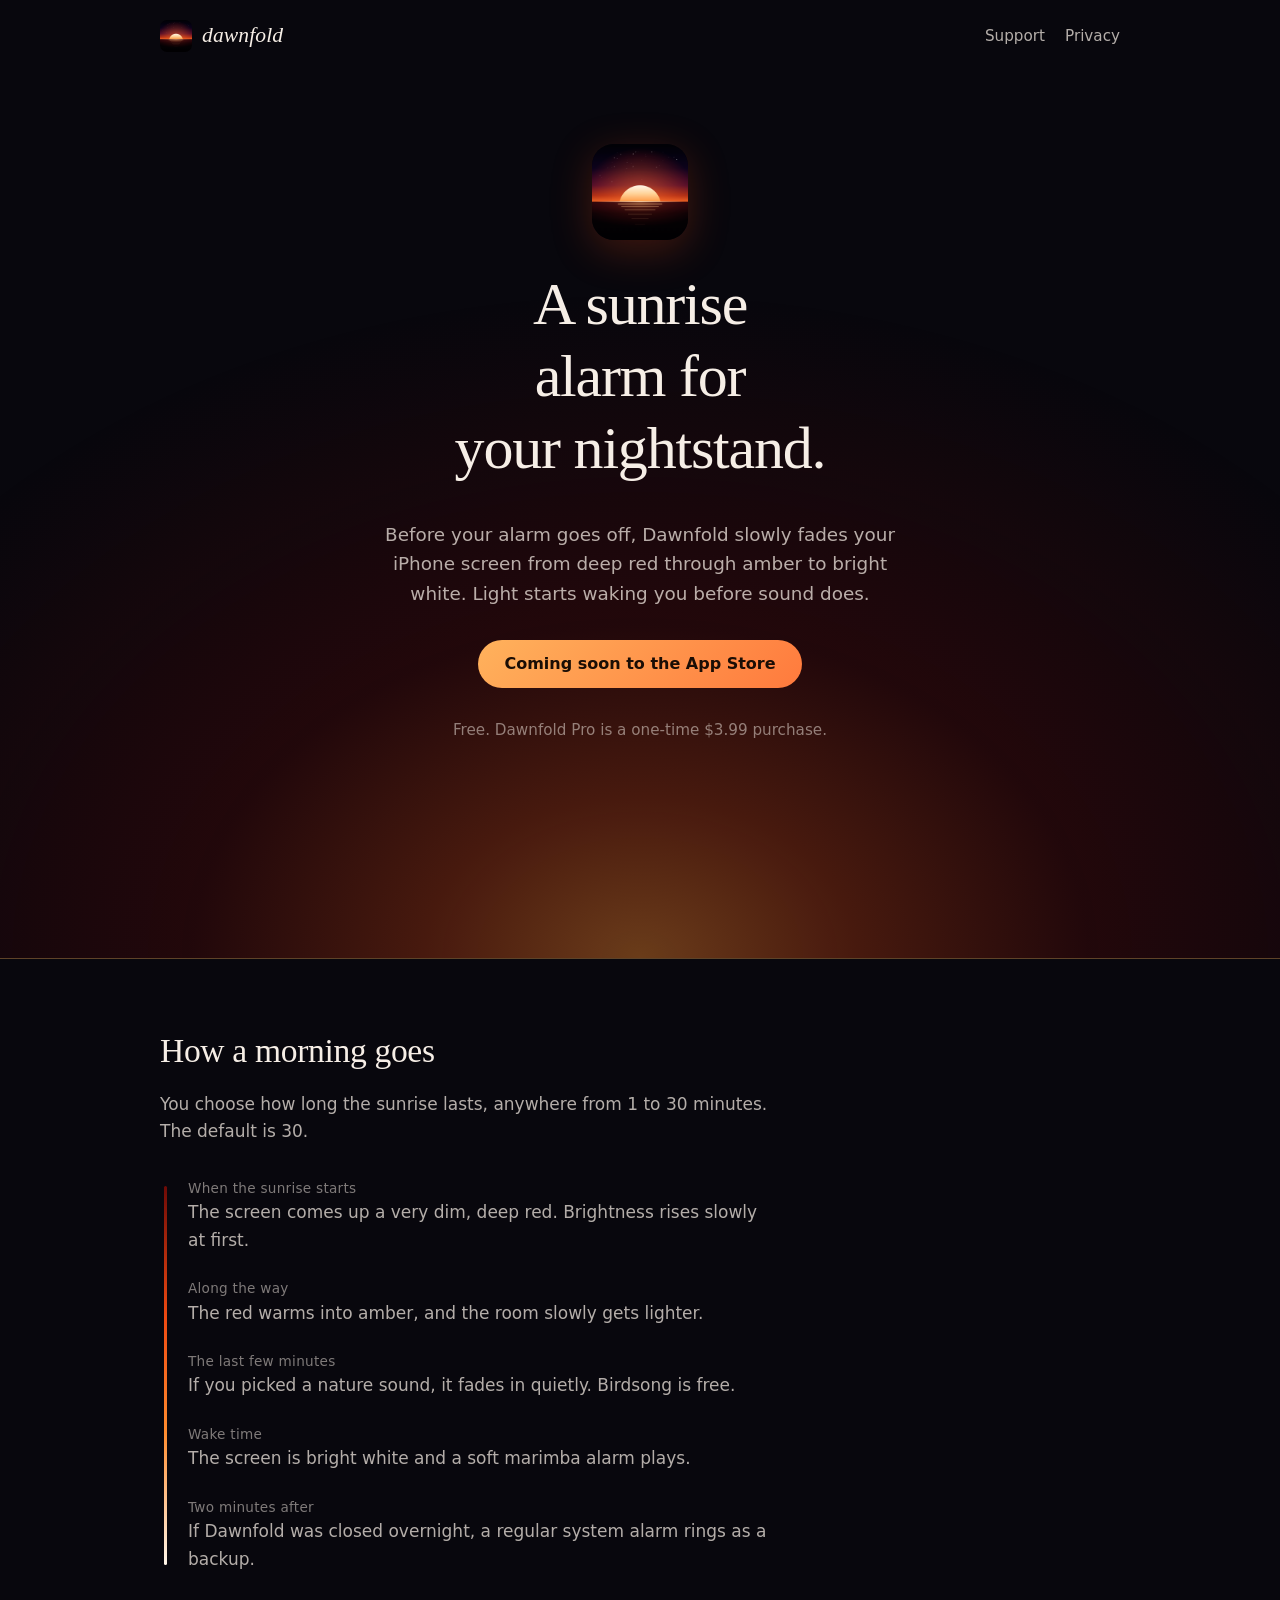
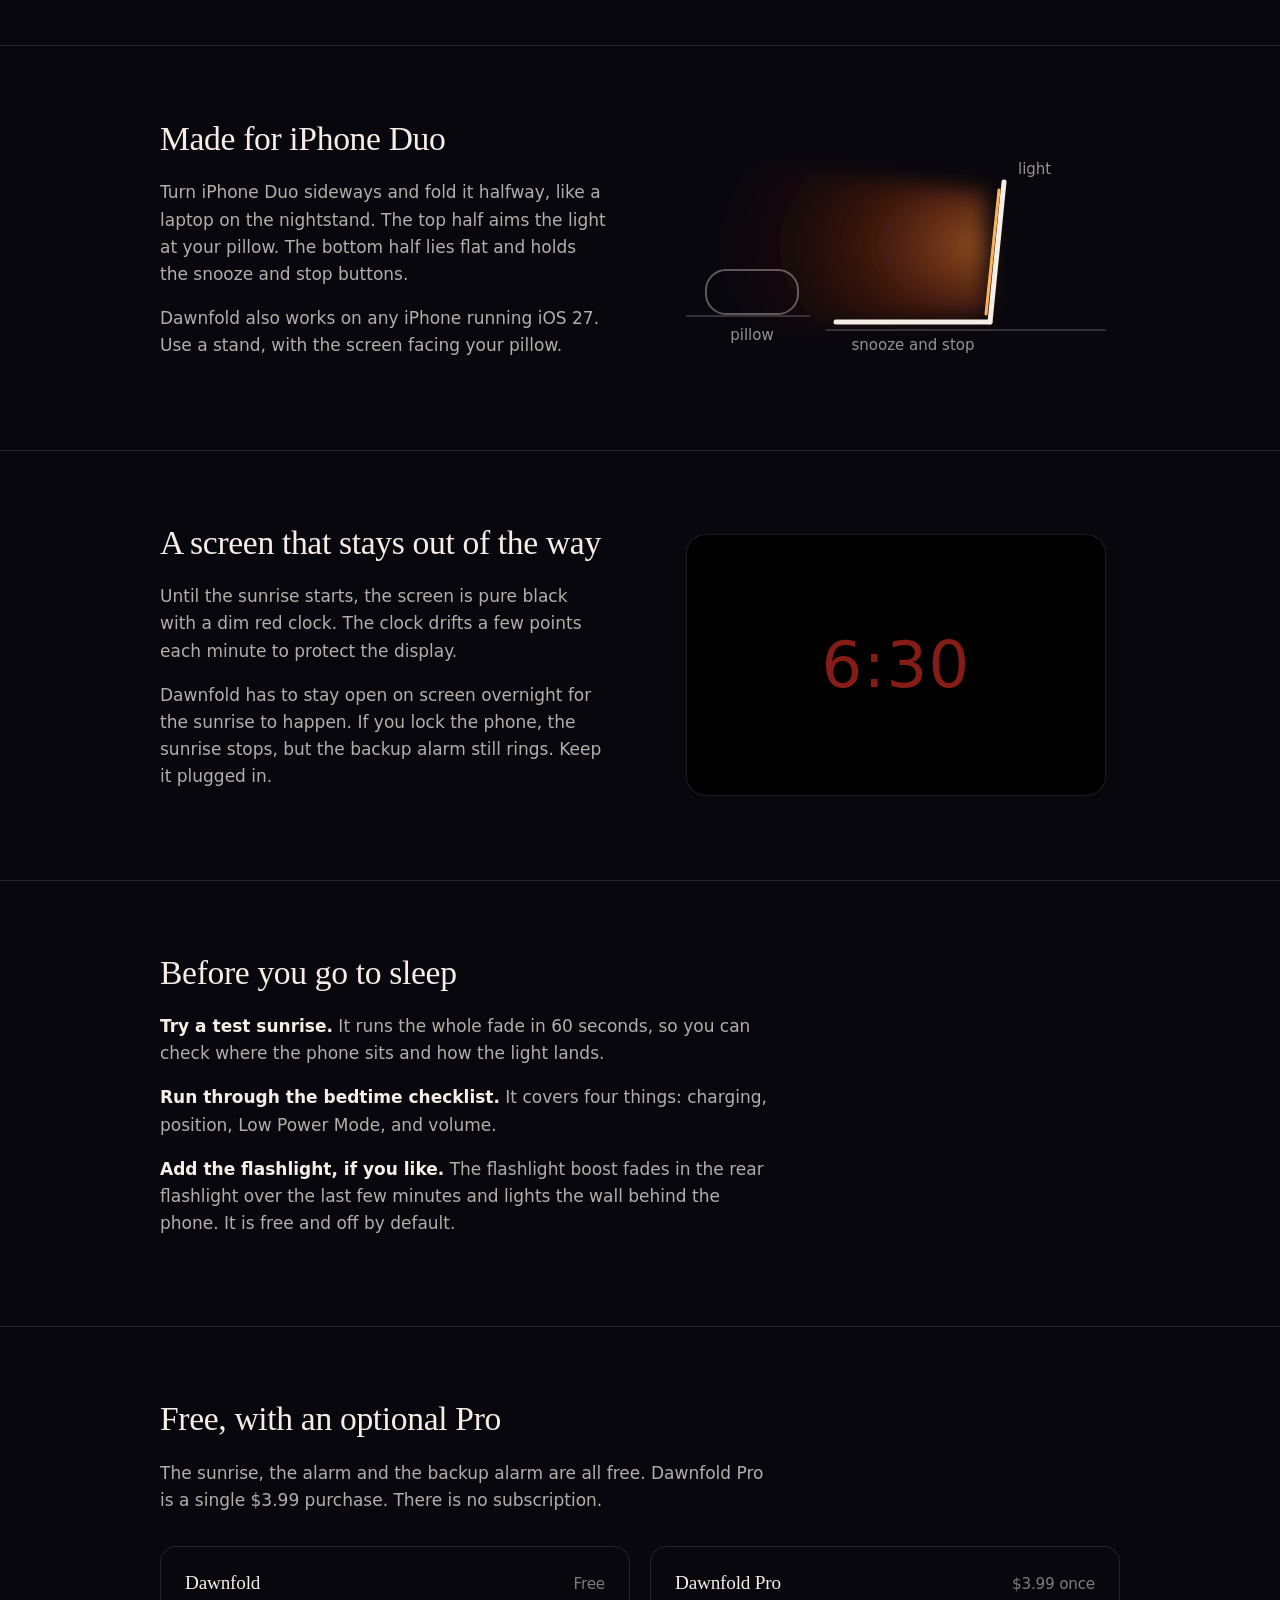
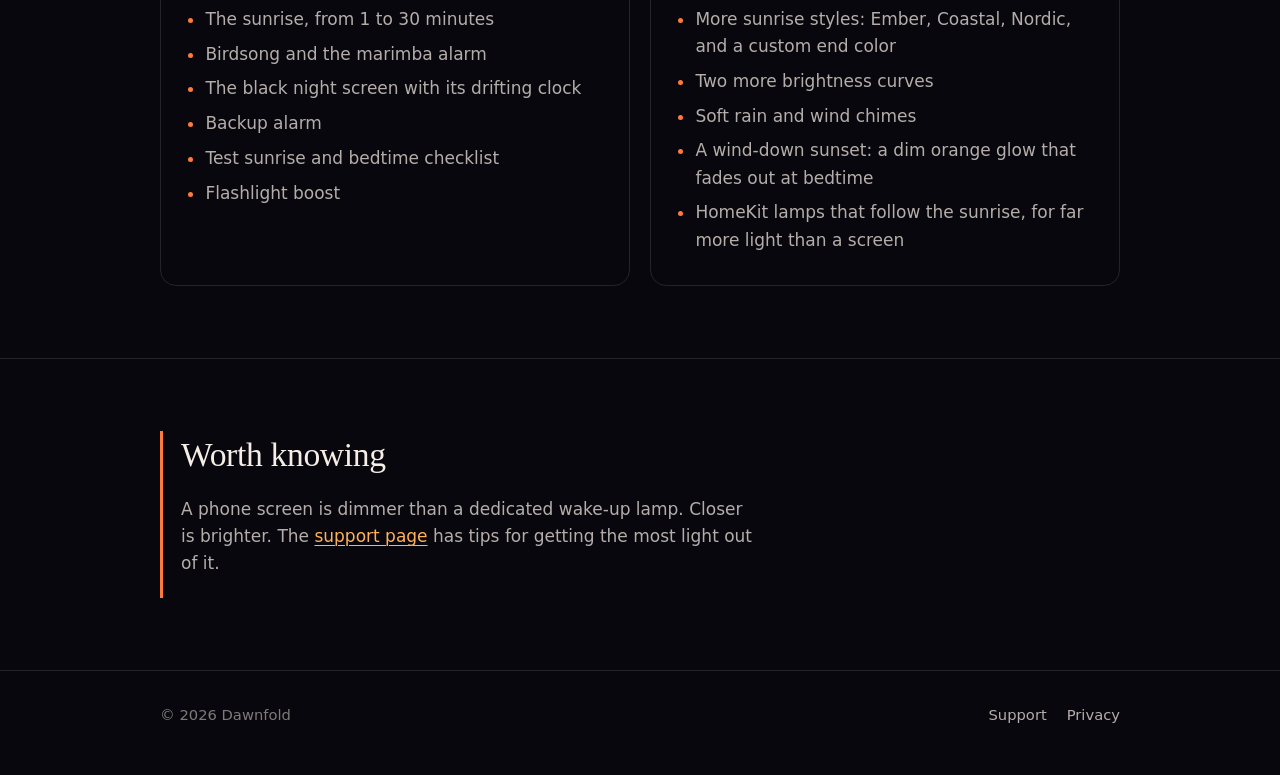
<file: index.html>
<!doctype html>
<html lang="en">
<head>
  <meta charset="utf-8">
  <meta name="viewport" content="width=device-width, initial-scale=1">
  <title>Dawnfold, a sunrise alarm for iPhone</title>
  <meta name="description" content="Dawnfold is a sunrise alarm for iPhone. Your screen fades from deep red to bright white before your alarm, so light starts waking you before sound. Made for iPhone Duo.">
  <meta name="theme-color" content="#08070d">
  <link rel="icon" type="image/png" href="favicon.png">
  <link rel="apple-touch-icon" href="apple-touch-icon.png">
  <link rel="stylesheet" href="style.css">
</head>
<body>
  <a class="skip" href="#main">Skip to content</a>

  <header class="site-header">
    <div class="wrap">
      <a class="brand" href="index.html">
        <img src="icon.png" alt="" width="32" height="32">
        <span class="wordmark">dawnfold</span>
      </a>
      <nav class="site-nav" aria-label="Main">
        <a href="support.html">Support</a>
        <a href="privacy.html">Privacy</a>
      </nav>
    </div>
  </header>

  <main id="main">
    <section class="hero">
      <div class="wrap">
        <img class="hero-icon" src="icon.png" alt="Dawnfold app icon: a sun rising over a dark horizon" width="96" height="96">
        <h1>A sunrise alarm for your nightstand.</h1>
        <p class="lede">Before your alarm goes off, Dawnfold slowly fades your iPhone screen from deep red through amber to bright white. Light starts waking you before sound does.</p>
        <p class="cta">Coming soon to the App Store</p>
        <p class="price-note">Free. Dawnfold Pro is a one-time $3.99 purchase.</p>
      </div>
    </section>

    <section class="section" aria-labelledby="morning">
      <div class="wrap">
        <div class="prose">
          <h2 id="morning">How a morning goes</h2>
          <p>You choose how long the sunrise lasts, anywhere from 1 to 30 minutes. The default is 30.</p>
        </div>
        <ol class="timeline">
          <li>
            <span class="when">When the sunrise starts</span>
            The screen comes up a very dim, deep red. Brightness rises slowly at first.
          </li>
          <li>
            <span class="when">Along the way</span>
            The red warms into amber, and the room slowly gets lighter.
          </li>
          <li>
            <span class="when">The last few minutes</span>
            If you picked a nature sound, it fades in quietly. Birdsong is free.
          </li>
          <li>
            <span class="when">Wake time</span>
            The screen is bright white and a soft marimba alarm plays.
          </li>
          <li>
            <span class="when">Two minutes after</span>
            If Dawnfold was closed overnight, a regular system alarm rings as a backup.
          </li>
        </ol>
      </div>
    </section>

    <section class="section" aria-labelledby="duo">
      <div class="wrap split">
        <div class="prose">
          <h2 id="duo">Made for iPhone Duo</h2>
          <p>Turn iPhone Duo sideways and fold it halfway, like a laptop on the nightstand. The top half aims the light at your pillow. The bottom half lies flat and holds the snooze and stop buttons.</p>
          <p>Dawnfold also works on any iPhone running iOS 27. Use a stand, with the screen facing your pillow.</p>
        </div>
        <svg class="fold" viewBox="0 0 420 260" role="img" aria-labelledby="fold-title">
          <title id="fold-title">Side view of iPhone Duo folded on a nightstand. The upright half shines light toward a pillow. The flat half holds the snooze and stop buttons.</title>
          <defs>
            <radialGradient id="beam" cx="1" cy="0.5" r="1">
              <stop offset="0" stop-color="#ff8c2e" stop-opacity="0.55"/>
              <stop offset="0.45" stop-color="#ee4a12" stop-opacity="0.22"/>
              <stop offset="1" stop-color="#6e0a06" stop-opacity="0"/>
            </radialGradient>
            <filter id="soft" x="-20%" y="-20%" width="140%" height="140%">
              <feGaussianBlur stdDeviation="10"/>
            </filter>
          </defs>
          <path d="M300 74 L300 196 L30 214 L30 40 Z" fill="url(#beam)" filter="url(#soft)"/>
          <rect x="20" y="152" width="92" height="44" rx="20" fill="none" stroke="#f6eee6" stroke-opacity="0.35" stroke-width="2"/>
          <line x1="0" y1="198" x2="124" y2="198" stroke="#f6eee6" stroke-opacity="0.18" stroke-width="2"/>
          <line x1="140" y1="212" x2="420" y2="212" stroke="#f6eee6" stroke-opacity="0.18" stroke-width="2"/>
          <line x1="150" y1="204" x2="304" y2="204" stroke="#f6eee6" stroke-width="5" stroke-linecap="round"/>
          <line x1="304" y1="204" x2="318" y2="64" stroke="#f6eee6" stroke-width="5" stroke-linecap="round"/>
          <line x1="300" y1="196" x2="313" y2="72" stroke="#ffb25c" stroke-width="3" stroke-linecap="round"/>
          <text x="66" y="222" fill="#f6eee6" fill-opacity="0.6" font-size="15" text-anchor="middle" font-family="ui-rounded, -apple-system, system-ui, sans-serif">pillow</text>
          <text x="227" y="232" fill="#f6eee6" fill-opacity="0.6" font-size="15" text-anchor="middle" font-family="ui-rounded, -apple-system, system-ui, sans-serif">snooze and stop</text>
          <text x="332" y="56" fill="#f6eee6" fill-opacity="0.6" font-size="15" font-family="ui-rounded, -apple-system, system-ui, sans-serif">light</text>
        </svg>
      </div>
    </section>

    <section class="section" aria-labelledby="night">
      <div class="wrap split">
        <div class="prose">
          <h2 id="night">A screen that stays out of the way</h2>
          <p>Until the sunrise starts, the screen is pure black with a dim red clock. The clock drifts a few points each minute to protect the display.</p>
          <p>Dawnfold has to stay open on screen overnight for the sunrise to happen. If you lock the phone, the sunrise stops, but the backup alarm still rings. Keep it plugged in.</p>
        </div>
        <div class="night-screen" aria-hidden="true"><span>6:30</span></div>
      </div>
    </section>

    <section class="section" aria-labelledby="bedtime">
      <div class="wrap">
        <div class="prose">
          <h2 id="bedtime">Before you go to sleep</h2>
          <p><strong>Try a test sunrise.</strong> It runs the whole fade in 60 seconds, so you can check where the phone sits and how the light lands.</p>
          <p><strong>Run through the bedtime checklist.</strong> It covers four things: charging, position, Low Power Mode, and volume.</p>
          <p><strong>Add the flashlight, if you like.</strong> The flashlight boost fades in the rear flashlight over the last few minutes and lights the wall behind the phone. It is free and off by default.</p>
        </div>
      </div>
    </section>

    <section class="section" aria-labelledby="pricing">
      <div class="wrap">
        <div class="prose">
          <h2 id="pricing">Free, with an optional Pro</h2>
          <p>The sunrise, the alarm and the backup alarm are all free. Dawnfold Pro is a single $3.99 purchase. There is no subscription.</p>
        </div>
        <div class="tiers">
          <div class="tier">
            <h3>Dawnfold <span class="cost">Free</span></h3>
            <ul class="plain-list">
              <li>The sunrise, from 1 to 30 minutes</li>
              <li>Birdsong and the marimba alarm</li>
              <li>The black night screen with its drifting clock</li>
              <li>Backup alarm</li>
              <li>Test sunrise and bedtime checklist</li>
              <li>Flashlight boost</li>
            </ul>
          </div>
          <div class="tier">
            <h3>Dawnfold Pro <span class="cost">$3.99 once</span></h3>
            <ul class="plain-list">
              <li>More sunrise styles: Ember, Coastal, Nordic, and a custom end color</li>
              <li>Two more brightness curves</li>
              <li>Soft rain and wind chimes</li>
              <li>A wind-down sunset: a dim orange glow that fades out at bedtime</li>
              <li>HomeKit lamps that follow the sunrise, for far more light than a screen</li>
            </ul>
          </div>
        </div>
      </div>
    </section>

    <section class="section" aria-labelledby="honest">
      <div class="wrap">
        <div class="note">
          <h2 id="honest">Worth knowing</h2>
          <p>A phone screen is dimmer than a dedicated wake-up lamp. Closer is brighter. The <a href="support.html">support page</a> has tips for getting the most light out of it.</p>
        </div>
      </div>
    </section>
  </main>

  <footer class="site-footer">
    <div class="wrap">
      <p>&copy; 2026 Dawnfold</p>
      <nav aria-label="Footer">
        <a href="support.html">Support</a>
        <a href="privacy.html">Privacy</a>
      </nav>
    </div>
  </footer>
</body>
</html>
</file>
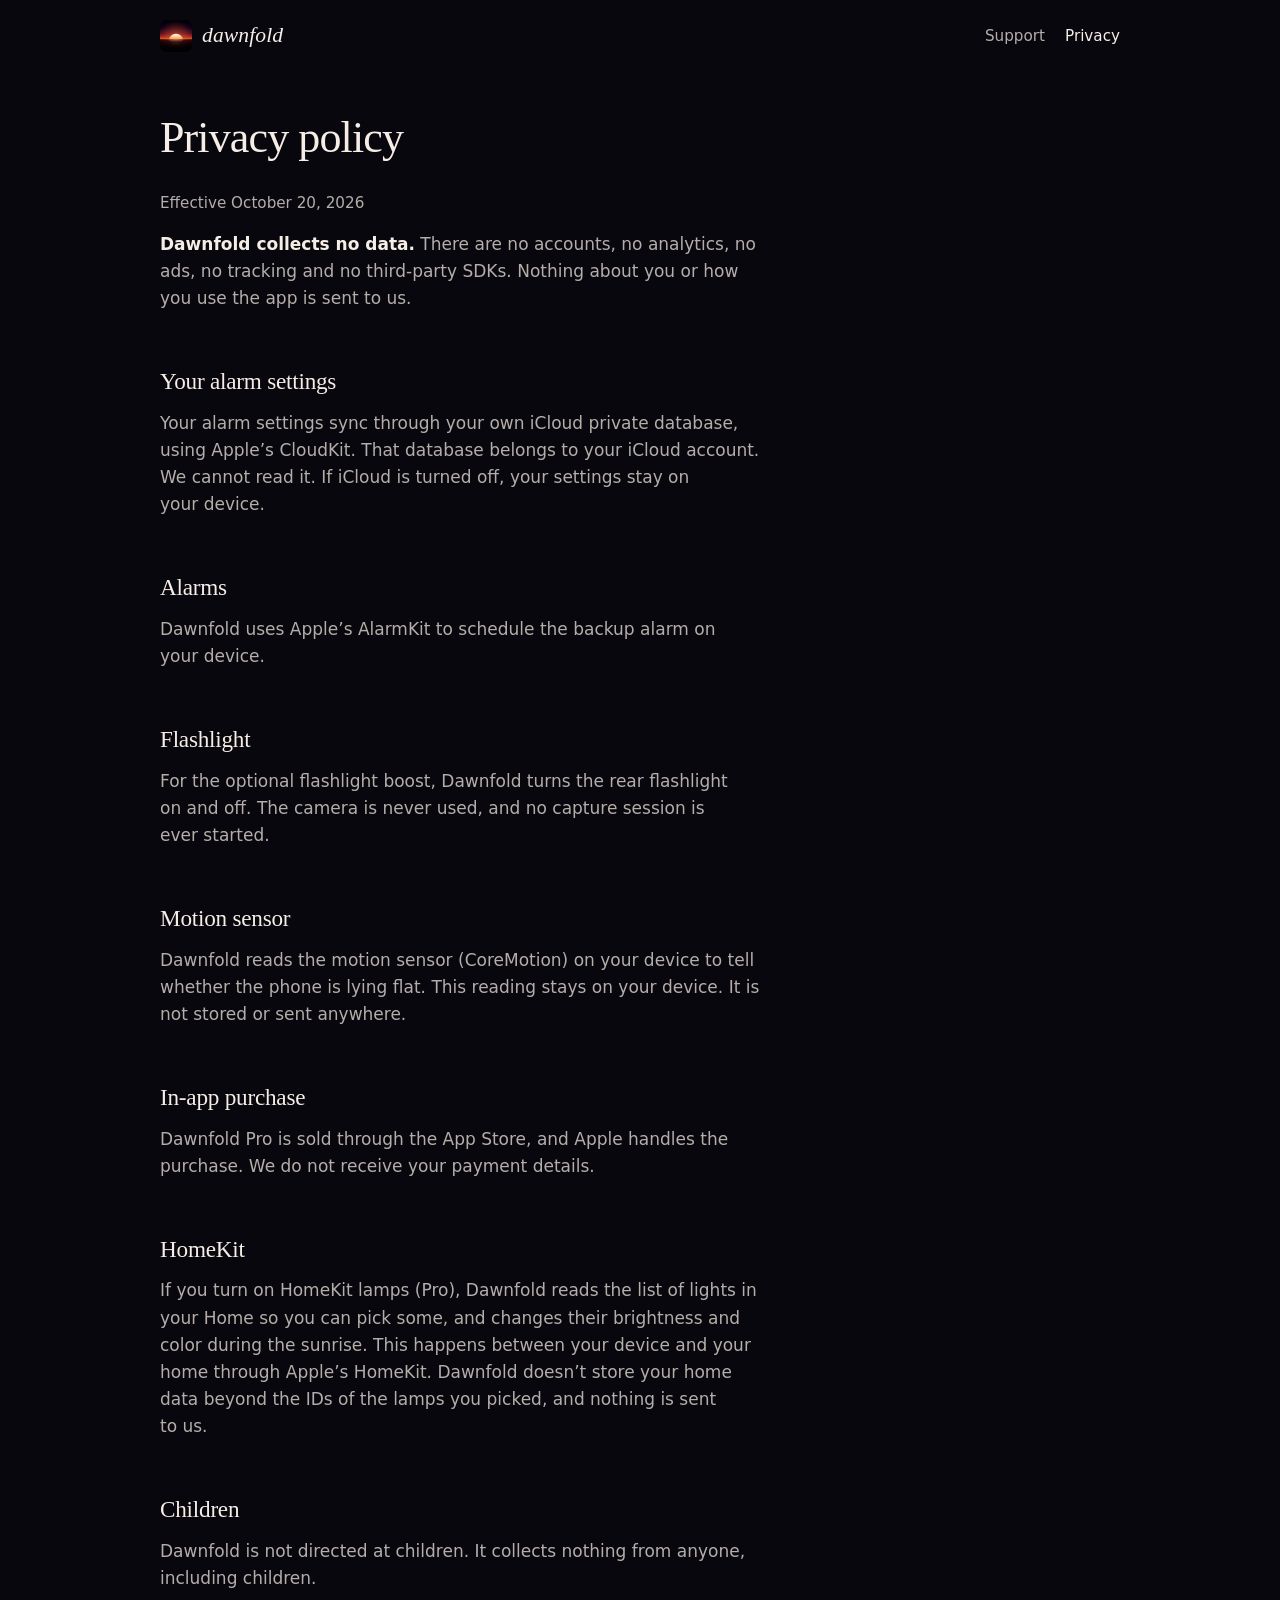
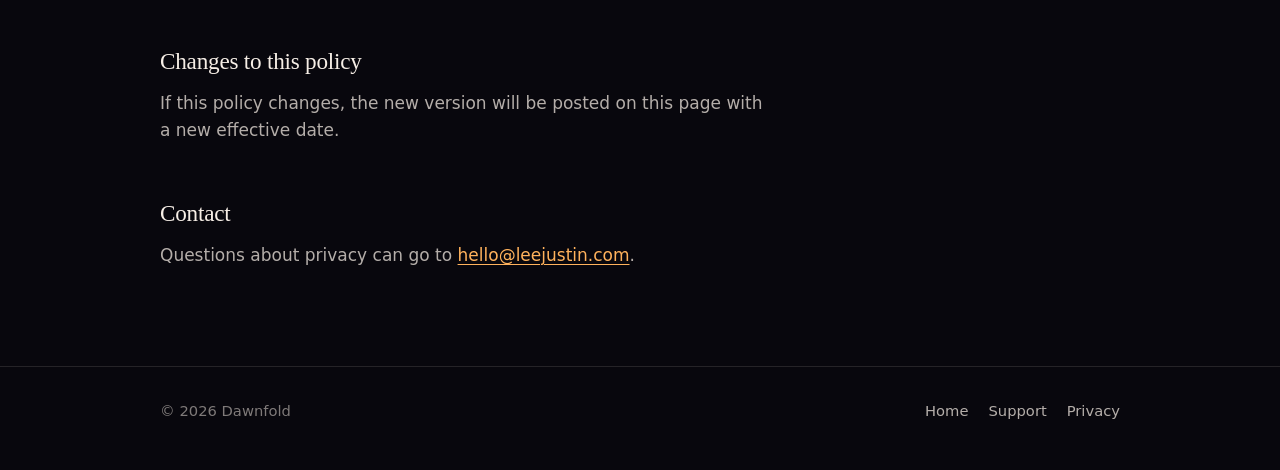
<file: privacy.html>
<!doctype html>
<html lang="en">
<head>
  <meta charset="utf-8">
  <meta name="viewport" content="width=device-width, initial-scale=1">
  <title>Privacy policy, Dawnfold</title>
  <meta name="description" content="Dawnfold collects no data. No accounts, analytics, ads, tracking or third-party SDKs.">
  <meta name="theme-color" content="#08070d">
  <link rel="icon" type="image/png" href="favicon.png">
  <link rel="apple-touch-icon" href="apple-touch-icon.png">
  <link rel="stylesheet" href="style.css">
</head>
<body>
  <a class="skip" href="#main">Skip to content</a>

  <header class="site-header">
    <div class="wrap">
      <a class="brand" href="index.html">
        <img src="icon.png" alt="" width="32" height="32">
        <span class="wordmark">dawnfold</span>
      </a>
      <nav class="site-nav" aria-label="Main">
        <a href="support.html">Support</a>
        <a href="privacy.html" aria-current="page">Privacy</a>
      </nav>
    </div>
  </header>

  <main id="main" class="doc">
    <div class="wrap">
      <article class="prose">
        <h1>Privacy policy</h1>
        <p class="meta">Effective October 20, 2026</p>

        <p><strong>Dawnfold collects no data.</strong> There are no accounts, no analytics, no ads, no tracking and no third-party SDKs. Nothing about you or how you use the app is sent to us.</p>

        <h2>Your alarm settings</h2>
        <p>Your alarm settings sync through your own iCloud private database, using Apple&rsquo;s CloudKit. That database belongs to your iCloud account. We cannot read it. If iCloud is turned off, your settings stay on your device.</p>

        <h2>Alarms</h2>
        <p>Dawnfold uses Apple&rsquo;s AlarmKit to schedule the backup alarm on your device.</p>

        <h2>Flashlight</h2>
        <p>For the optional flashlight boost, Dawnfold turns the rear flashlight on and off. The camera is never used, and no capture session is ever started.</p>

        <h2>Motion sensor</h2>
        <p>Dawnfold reads the motion sensor (CoreMotion) on your device to tell whether the phone is lying flat. This reading stays on your device. It is not stored or sent anywhere.</p>

        <h2>In-app purchase</h2>
        <p>Dawnfold Pro is sold through the App Store, and Apple handles the purchase. We do not receive your payment details.</p>

        <h2>HomeKit</h2>
        <p>If you turn on HomeKit lamps (Pro), Dawnfold reads the list of lights in your Home so you can pick some, and changes their brightness and color during the sunrise. This happens between your device and your home through Apple&rsquo;s HomeKit. Dawnfold doesn&rsquo;t store your home data beyond the IDs of the lamps you picked, and nothing is sent to us.</p>

        <h2>Children</h2>
        <p>Dawnfold is not directed at children. It collects nothing from anyone, including children.</p>

        <h2>Changes to this policy</h2>
        <p>If this policy changes, the new version will be posted on this page with a new effective date.</p>

        <h2>Contact</h2>
        <p>Questions about privacy can go to <a href="mailto:hello@leejustin.com">hello@leejustin.com</a>.</p>
      </article>
    </div>
  </main>

  <footer class="site-footer">
    <div class="wrap">
      <p>&copy; 2026 Dawnfold</p>
      <nav aria-label="Footer">
        <a href="index.html">Home</a>
        <a href="support.html">Support</a>
        <a href="privacy.html" aria-current="page">Privacy</a>
      </nav>
    </div>
  </footer>
</body>
</html>
</file>
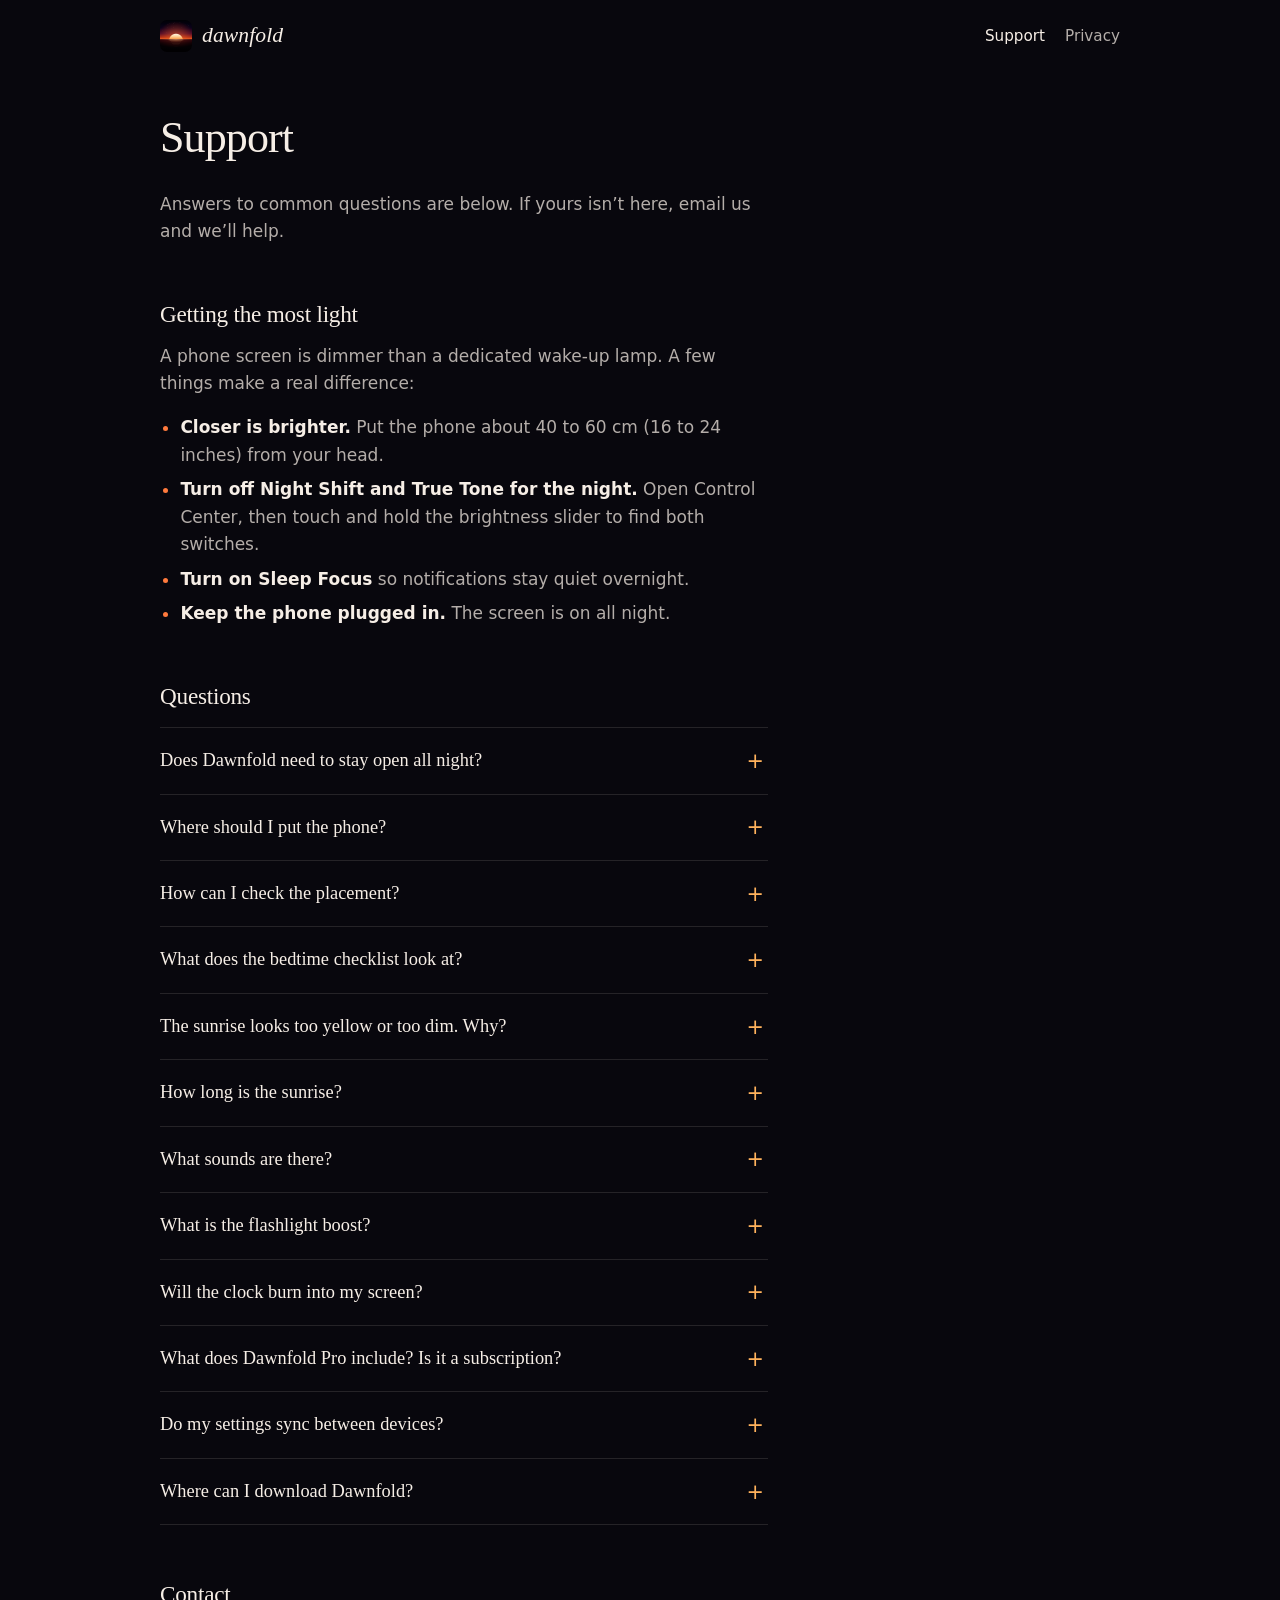
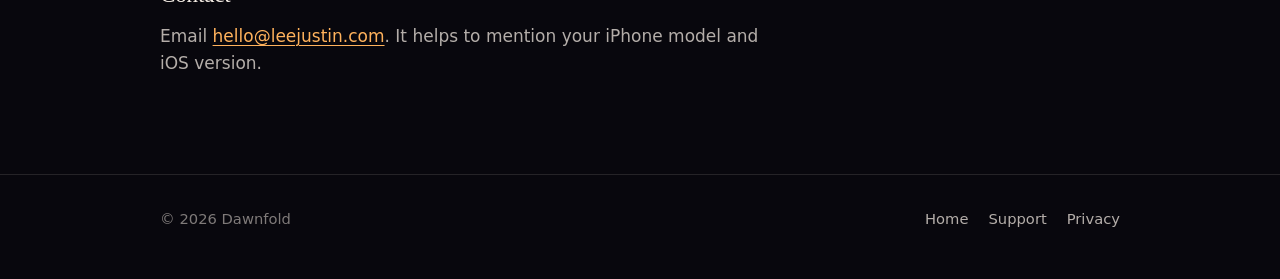
<file: support.html>
<!doctype html>
<html lang="en">
<head>
  <meta charset="utf-8">
  <meta name="viewport" content="width=device-width, initial-scale=1">
  <title>Support, Dawnfold</title>
  <meta name="description" content="Help with Dawnfold, the sunrise alarm for iPhone: placement, brightness, the backup alarm, Dawnfold Pro and more.">
  <meta name="theme-color" content="#08070d">
  <link rel="icon" type="image/png" href="favicon.png">
  <link rel="apple-touch-icon" href="apple-touch-icon.png">
  <link rel="stylesheet" href="style.css">
</head>
<body>
  <a class="skip" href="#main">Skip to content</a>

  <header class="site-header">
    <div class="wrap">
      <a class="brand" href="index.html">
        <img src="icon.png" alt="" width="32" height="32">
        <span class="wordmark">dawnfold</span>
      </a>
      <nav class="site-nav" aria-label="Main">
        <a href="support.html" aria-current="page">Support</a>
        <a href="privacy.html">Privacy</a>
      </nav>
    </div>
  </header>

  <main id="main" class="doc">
    <div class="wrap">
      <div class="prose">
        <h1>Support</h1>
        <p>Answers to common questions are below. If yours isn&rsquo;t here, email us and we&rsquo;ll help.</p>

        <h2>Getting the most light</h2>
        <p>A phone screen is dimmer than a dedicated wake-up lamp. A few things make a real difference:</p>
        <ul class="plain-list">
          <li><strong>Closer is brighter.</strong> Put the phone about 40 to 60 cm (16 to 24 inches) from your head.</li>
          <li><strong>Turn off Night Shift and True Tone for the night.</strong> Open Control Center, then touch and hold the brightness slider to find both switches.</li>
          <li><strong>Turn on Sleep Focus</strong> so notifications stay quiet overnight.</li>
          <li><strong>Keep the phone plugged in.</strong> The screen is on all night.</li>
        </ul>

        <h2>Questions</h2>
        <div class="faq">
          <details>
            <summary>Does Dawnfold need to stay open all night?</summary>
            <div>
              <p>Yes. The sunrise only happens while Dawnfold is open on screen. If you lock the phone or leave the app, the sunrise stops.</p>
              <p>The backup alarm still rings, though. It&rsquo;s a regular system alarm set for two minutes after your wake time, so you won&rsquo;t oversleep if the app was closed overnight.</p>
            </div>
          </details>

          <details>
            <summary>Where should I put the phone?</summary>
            <div>
              <p>On iPhone Duo, turn it sideways and fold it halfway, like a laptop on the nightstand. The top half points the light at your pillow and the bottom half lies flat, with the snooze and stop buttons.</p>
              <p>On any other iPhone with iOS 27, use a stand and face the screen toward your pillow. Either way, aim for 40 to 60 cm from your head.</p>
            </div>
          </details>

          <details>
            <summary>How can I check the placement?</summary>
            <div>
              <p>Run a test sunrise. It plays the whole fade in 60 seconds, so you can see how the light lands before you go to sleep.</p>
            </div>
          </details>

          <details>
            <summary>What does the bedtime checklist look at?</summary>
            <div>
              <p>Four things: whether the phone is charging, its position, Low Power Mode (which can dim the screen), and the volume.</p>
            </div>
          </details>

          <details>
            <summary>The sunrise looks too yellow or too dim. Why?</summary>
            <div>
              <p>Night Shift and True Tone both shift the screen&rsquo;s colors. Turn them off for the night: open Control Center and touch and hold the brightness slider. Then check that the phone is close enough, about 40 to 60 cm from your head.</p>
            </div>
          </details>

          <details>
            <summary>How long is the sunrise?</summary>
            <div>
              <p>You can set it anywhere from 1 to 30 minutes. The default is 30. The screen fades from deep red through amber to bright white, and then the alarm plays.</p>
            </div>
          </details>

          <details>
            <summary>What sounds are there?</summary>
            <div>
              <p>You can add a nature sound that fades in over the last few minutes. Birdsong is free. Soft rain and wind chimes come with Dawnfold Pro. At wake time, a soft marimba alarm plays.</p>
            </div>
          </details>

          <details>
            <summary>What is the flashlight boost?</summary>
            <div>
              <p>It fades in the rear flashlight over the last few minutes of the sunrise, which lights up the wall behind the phone and adds to the light in the room. It&rsquo;s free and off by default. Dawnfold never uses the camera.</p>
            </div>
          </details>

          <details>
            <summary>Will the clock burn into my screen?</summary>
            <div>
              <p>The night screen is pure black with a dim red clock, and the clock drifts a few points every minute to protect the display.</p>
            </div>
          </details>

          <details>
            <summary>What does Dawnfold Pro include? Is it a subscription?</summary>
            <div>
              <p>Pro is a one-time $3.99 purchase. There is no subscription. It adds:</p>
              <ul class="plain-list">
                <li>More sunrise styles: Ember, Coastal, Nordic, and a custom end color</li>
                <li>Two more brightness curves</li>
                <li>Soft rain and wind chimes</li>
                <li>A wind-down sunset, a dim orange glow that fades out at bedtime</li>
                <li>HomeKit lamps that follow the sunrise. Color lamps go from deep red to daylight; white lamps warm up, then cool to daylight.</li>
              </ul>
            </div>
          </details>

          <details>
            <summary>Do my settings sync between devices?</summary>
            <div>
              <p>Yes, if iCloud is on. Your alarm settings sync through your own iCloud private database, which we can&rsquo;t read. With iCloud off, they stay on your device. See the <a href="privacy.html">privacy policy</a> for details.</p>
            </div>
          </details>

          <details>
            <summary>Where can I download Dawnfold?</summary>
            <div>
              <p>Dawnfold is coming soon to the App Store. It will be free, with Dawnfold Pro as an optional purchase.</p>
            </div>
          </details>
        </div>

        <h2>Contact</h2>
        <p>Email <a href="mailto:hello@leejustin.com">hello@leejustin.com</a>. It helps to mention your iPhone model and iOS version.</p>
      </div>
    </div>
  </main>

  <footer class="site-footer">
    <div class="wrap">
      <p>&copy; 2026 Dawnfold</p>
      <nav aria-label="Footer">
        <a href="index.html">Home</a>
        <a href="support.html" aria-current="page">Support</a>
        <a href="privacy.html">Privacy</a>
      </nav>
    </div>
  </footer>
</body>
</html>
</file>
<file: style.css>
/* Firstlight site. One stylesheet, system fonts, no external requests. */

:root {
  --night: #08070d;
  --night-raised: #110f18;
  --line: rgba(246, 238, 230, 0.12);
  --text: #f6eee6;
  --text-soft: rgba(246, 238, 230, 0.72);
  --text-faint: rgba(246, 238, 230, 0.5);
  --amber: #ffb25c;
  --ember: #ff7a3d;
  --sun-deep: #6e0a06;
  --sun-ember: #ee4a12;
  --sun-amber: #ff8c2e;
  --clock-red: #b3261e;

  --serif: ui-serif, "New York", Georgia, serif;
  --sans: ui-rounded, -apple-system, system-ui, sans-serif;

  --measure: 38rem;
  --wide: 60rem;
  --gutter: 16px;

  color-scheme: dark;
}

*,
*::before,
*::after {
  box-sizing: border-box;
}

html {
  -webkit-text-size-adjust: 100%;
  text-size-adjust: 100%;
}

body {
  margin: 0;
  background: var(--night);
  color: var(--text);
  font-family: var(--sans);
  font-size: 1.0625rem;
  line-height: 1.6;
  -webkit-font-smoothing: antialiased;
  overflow-x: hidden;
}

img,
svg {
  display: block;
  max-width: 100%;
}

a {
  color: var(--amber);
  text-decoration-thickness: 1px;
  text-underline-offset: 0.18em;
}

a:hover {
  color: var(--text);
}

a:focus-visible,
summary:focus-visible {
  outline: 2px solid var(--amber);
  outline-offset: 3px;
  border-radius: 4px;
}

h1,
h2,
h3 {
  font-family: var(--serif);
  font-weight: 500;
  line-height: 1.2;
  letter-spacing: -0.01em;
  margin: 0 0 0.6em;
  text-wrap: balance;
}

h1 {
  font-size: clamp(2.25rem, 7vw, 3.75rem);
  letter-spacing: -0.02em;
}

h2 {
  font-size: clamp(1.6rem, 4.2vw, 2.1rem);
}

h3 {
  font-size: 1.2rem;
}

p,
ul,
ol {
  margin: 0 0 1em;
}

p {
  text-wrap: pretty;
}

.skip {
  position: absolute;
  left: -999px;
  top: 0;
}

.skip:focus {
  left: var(--gutter);
  top: 12px;
  z-index: 10;
  background: var(--night-raised);
  padding: 8px 12px;
  border-radius: 8px;
}

/* Layout */

.wrap {
  width: 100%;
  max-width: calc(var(--wide) + 2 * var(--gutter));
  margin: 0 auto;
  padding: 0 var(--gutter);
}

.prose {
  max-width: var(--measure);
}

/* Header */

.site-header {
  position: relative;
  z-index: 2;
}

.site-header .wrap {
  display: flex;
  align-items: center;
  justify-content: space-between;
  gap: 16px;
  padding-top: 20px;
  padding-bottom: 20px;
}

.brand {
  display: inline-flex;
  align-items: center;
  gap: 10px;
  color: var(--text);
  text-decoration: none;
}

.brand img {
  width: 32px;
  height: 32px;
  border-radius: 22.5%;
}

.wordmark {
  font-family: var(--serif);
  font-style: italic;
  font-size: 1.35rem;
  letter-spacing: 0.005em;
  line-height: 1;
}

.site-nav {
  display: flex;
  gap: 20px;
  font-size: 0.95rem;
}

.site-nav a {
  color: var(--text-soft);
  text-decoration: none;
}

.site-nav a:hover,
.site-nav a[aria-current="page"] {
  color: var(--text);
}

/* Hero */

.hero {
  position: relative;
  overflow: hidden;
  padding: 8vh 0 24vh;
  text-align: center;
}

.hero::before {
  content: "";
  position: absolute;
  left: 50%;
  bottom: 0;
  width: max(140%, 760px);
  height: 75%;
  transform: translateX(-50%);
  background: radial-gradient(
    ellipse 50% 100% at 50% 100%,
    rgba(255, 140, 46, 0.4) 0%,
    rgba(238, 74, 18, 0.28) 24%,
    rgba(110, 10, 6, 0.26) 50%,
    rgba(110, 10, 6, 0) 100%
  );
  pointer-events: none;
  z-index: 0;
  animation: rise 6s ease-out both;
}

.hero > .wrap {
  position: relative;
  z-index: 1;
}

.hero h1 {
  max-width: 14ch;
  margin-left: auto;
  margin-right: auto;
}

.hero .lede {
  max-width: 34rem;
  margin: 0 auto 2rem;
  font-size: 1.15rem;
  color: var(--text-soft);
}

.hero-icon {
  width: 96px;
  height: 96px;
  margin: 0 auto 28px;
  border-radius: 22.5%;
  box-shadow: 0 10px 40px rgba(238, 74, 18, 0.25);
}

.cta {
  display: inline-block;
  padding: 14px 26px;
  border-radius: 999px;
  background: linear-gradient(135deg, var(--amber), var(--ember));
  color: #1a0d05;
  font-weight: 600;
  font-size: 1rem;
  line-height: 1.2;
}

.price-note {
  margin: 14px 0 0;
  font-size: 0.95rem;
  color: var(--text-faint);
}

@keyframes rise {
  from {
    opacity: 0;
    transform: translate(-50%, 8%);
  }
  to {
    opacity: 1;
    transform: translate(-50%, 0);
  }
}

/* Sections */

.section {
  padding: 72px 0;
  border-top: 1px solid var(--line);
}

.hero + .section {
  border-top-color: rgba(255, 178, 92, 0.35);
}

.section p,
.section li {
  color: var(--text-soft);
}

.section strong {
  color: var(--text);
  font-weight: 600;
}

.split {
  display: grid;
  gap: 40px;
  align-items: center;
}

@media (min-width: 760px) {
  .split {
    grid-template-columns: 1fr 1fr;
    gap: 64px;
  }
}

/* Timeline of a morning */

.timeline {
  list-style: none;
  padding: 0 0 0 28px;
  margin: 2rem 0 0;
  position: relative;
  max-width: var(--measure);
}

.timeline::before {
  content: "";
  position: absolute;
  left: 4px;
  top: 8px;
  bottom: 8px;
  width: 3px;
  border-radius: 3px;
  background: linear-gradient(
    to bottom,
    var(--sun-deep),
    var(--sun-ember) 35%,
    var(--sun-amber) 65%,
    #fff6ea
  );
}

.timeline li {
  position: relative;
  margin: 0 0 1.5rem;
}

.timeline li:last-child {
  margin-bottom: 0;
}

.timeline .when {
  display: block;
  font-size: 0.85rem;
  letter-spacing: 0.02em;
  color: var(--text-faint);
  font-variant-numeric: tabular-nums;
}

/* Fold drawing */

.fold {
  width: 100%;
  max-width: 420px;
  margin: 0 auto;
  height: auto;
}

/* Night screen sample */

.night-screen {
  background: #000;
  border: 1px solid var(--line);
  border-radius: 20px;
  aspect-ratio: 16 / 10;
  display: grid;
  place-items: center;
  max-width: 420px;
  margin: 0 auto;
  width: 100%;
}

.night-screen span {
  font-family: var(--sans);
  font-size: clamp(2.5rem, 10vw, 4rem);
  font-weight: 300;
  color: var(--clock-red);
  opacity: 0.75;
  font-variant-numeric: tabular-nums;
  letter-spacing: 0.02em;
  animation: drift 24s ease-in-out infinite alternate;
}

@keyframes drift {
  0% { transform: translate(0, 0); }
  33% { transform: translate(4px, -3px); }
  66% { transform: translate(-3px, 2px); }
  100% { transform: translate(2px, 4px); }
}

/* Lists */

.plain-list {
  padding-left: 1.2em;
}

.plain-list li {
  margin-bottom: 0.45em;
}

.plain-list li::marker {
  color: var(--ember);
}

/* Pricing */

.tiers {
  display: grid;
  gap: 20px;
  margin-top: 2rem;
}

@media (min-width: 760px) {
  .tiers {
    grid-template-columns: 1fr 1fr;
  }
}

.tier {
  border: 1px solid var(--line);
  border-radius: 16px;
  padding: 24px;
}

.tier h3 {
  display: flex;
  justify-content: space-between;
  align-items: baseline;
  gap: 12px;
}

.tier .cost {
  font-family: var(--sans);
  font-size: 0.95rem;
  color: var(--text-faint);
  font-weight: 400;
}

.tier ul {
  margin-bottom: 0;
}

.aside-note {
  font-size: 0.95rem;
  color: var(--text-faint);
  margin-top: 1.25rem;
}

/* Callout */

.note {
  border-left: 3px solid var(--ember);
  padding: 4px 0 4px 18px;
  max-width: var(--measure);
}

/* Document pages (privacy, support) */

.doc {
  padding: 40px 0 80px;
}

.doc h1 {
  font-size: clamp(2rem, 6vw, 2.75rem);
}

.doc h2 {
  font-size: 1.45rem;
  margin-top: 2.4em;
}

.doc p,
.doc li {
  color: var(--text-soft);
}

.doc strong {
  color: var(--text);
  font-weight: 600;
}

.meta {
  color: var(--text-faint);
  font-size: 0.95rem;
}

/* FAQ */

.faq {
  border-top: 1px solid var(--line);
  margin-top: 1rem;
}

.faq details {
  border-bottom: 1px solid var(--line);
}

.faq summary {
  cursor: pointer;
  list-style: none;
  padding: 18px 32px 18px 0;
  position: relative;
  font-family: var(--serif);
  font-size: 1.15rem;
  color: var(--text);
}

.faq summary::-webkit-details-marker {
  display: none;
}

.faq summary::after {
  content: "+";
  position: absolute;
  right: 4px;
  top: 50%;
  transform: translateY(-50%);
  font-family: var(--sans);
  color: var(--amber);
  font-size: 1.3rem;
  line-height: 1;
}

.faq details[open] summary::after {
  content: "\2212";
}

.faq details > div {
  padding: 0 0 12px;
}

/* Footer */

.site-footer {
  border-top: 1px solid var(--line);
  padding: 32px 0 48px;
  font-size: 0.92rem;
  color: var(--text-faint);
}

.site-footer .wrap {
  display: flex;
  flex-wrap: wrap;
  justify-content: space-between;
  gap: 12px 24px;
}

.site-footer nav {
  display: flex;
  gap: 20px;
}

.site-footer a {
  color: var(--text-soft);
  text-decoration: none;
}

.site-footer a:hover {
  color: var(--text);
}

.site-footer p {
  margin: 0;
}

/* Motion */

@media (prefers-reduced-motion: reduce) {
  *,
  *::before,
  *::after {
    animation: none !important;
    transition: none !important;
  }
}
</file>
